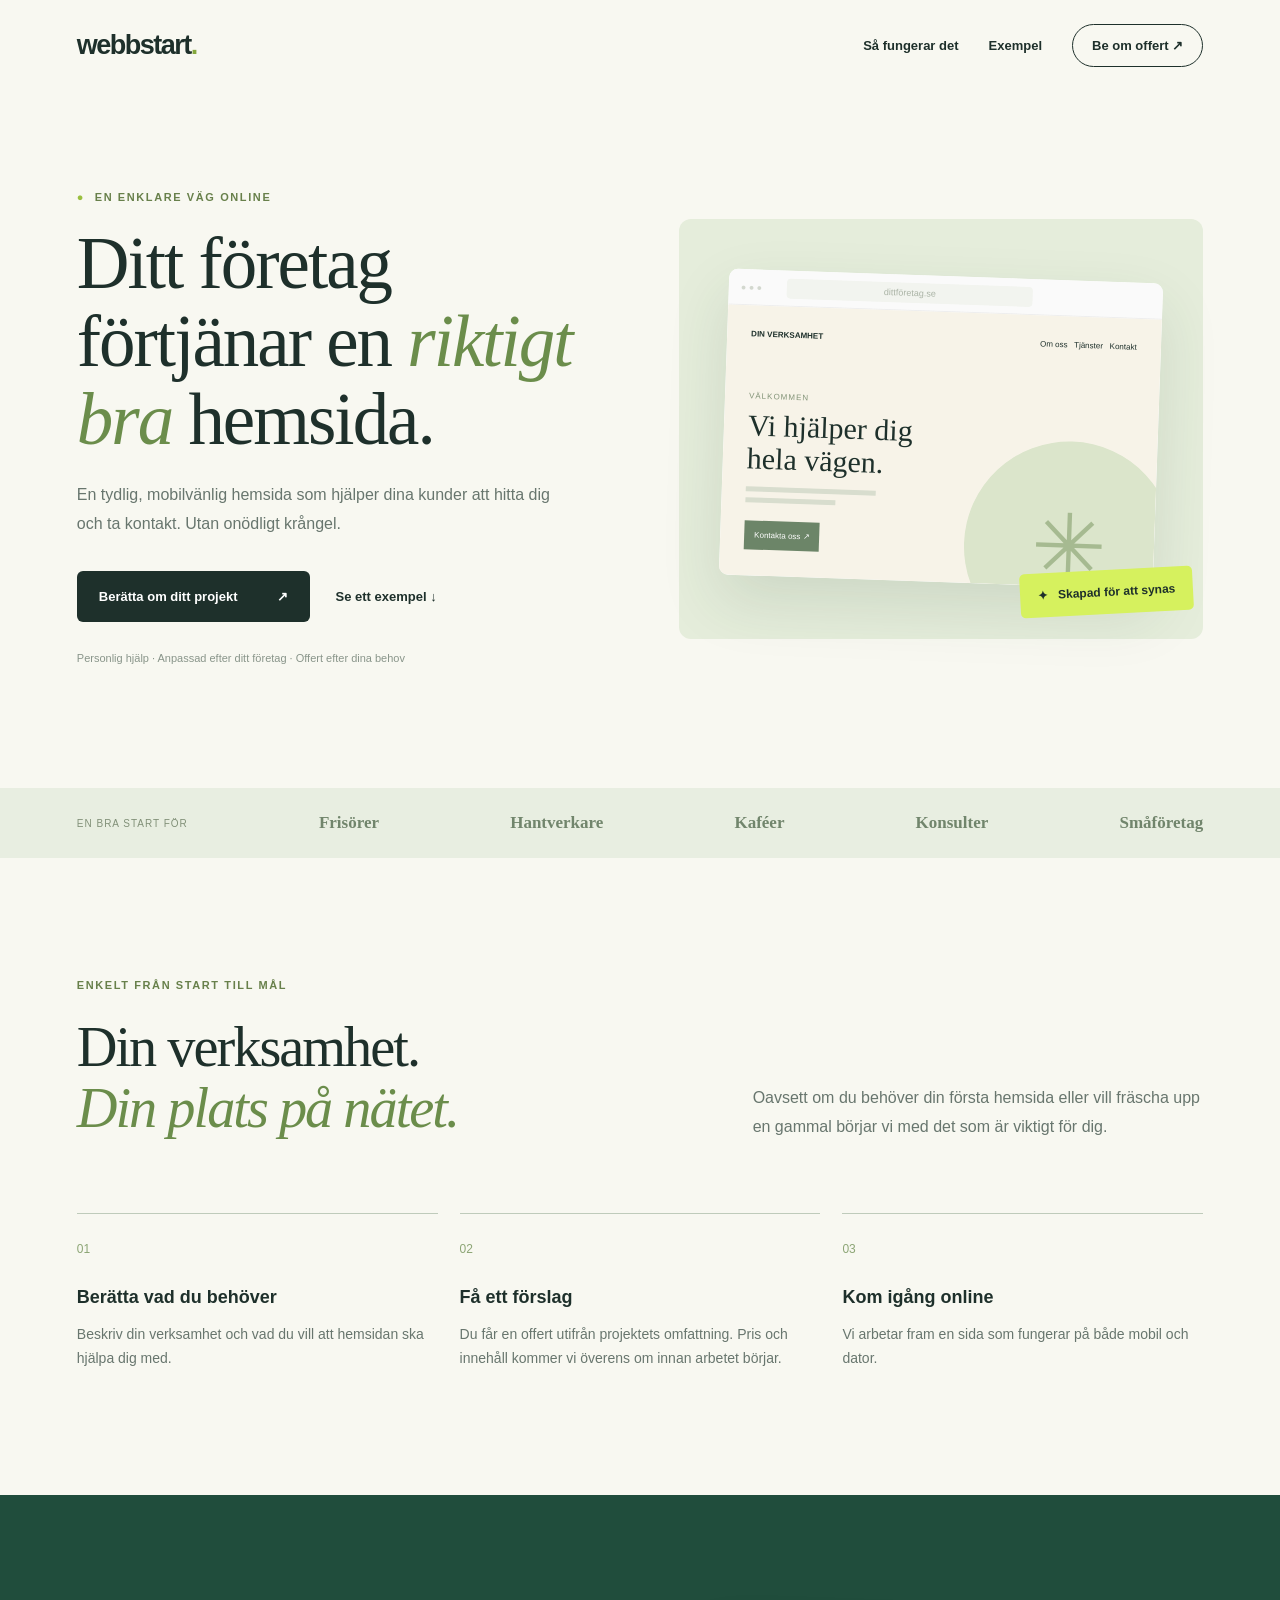
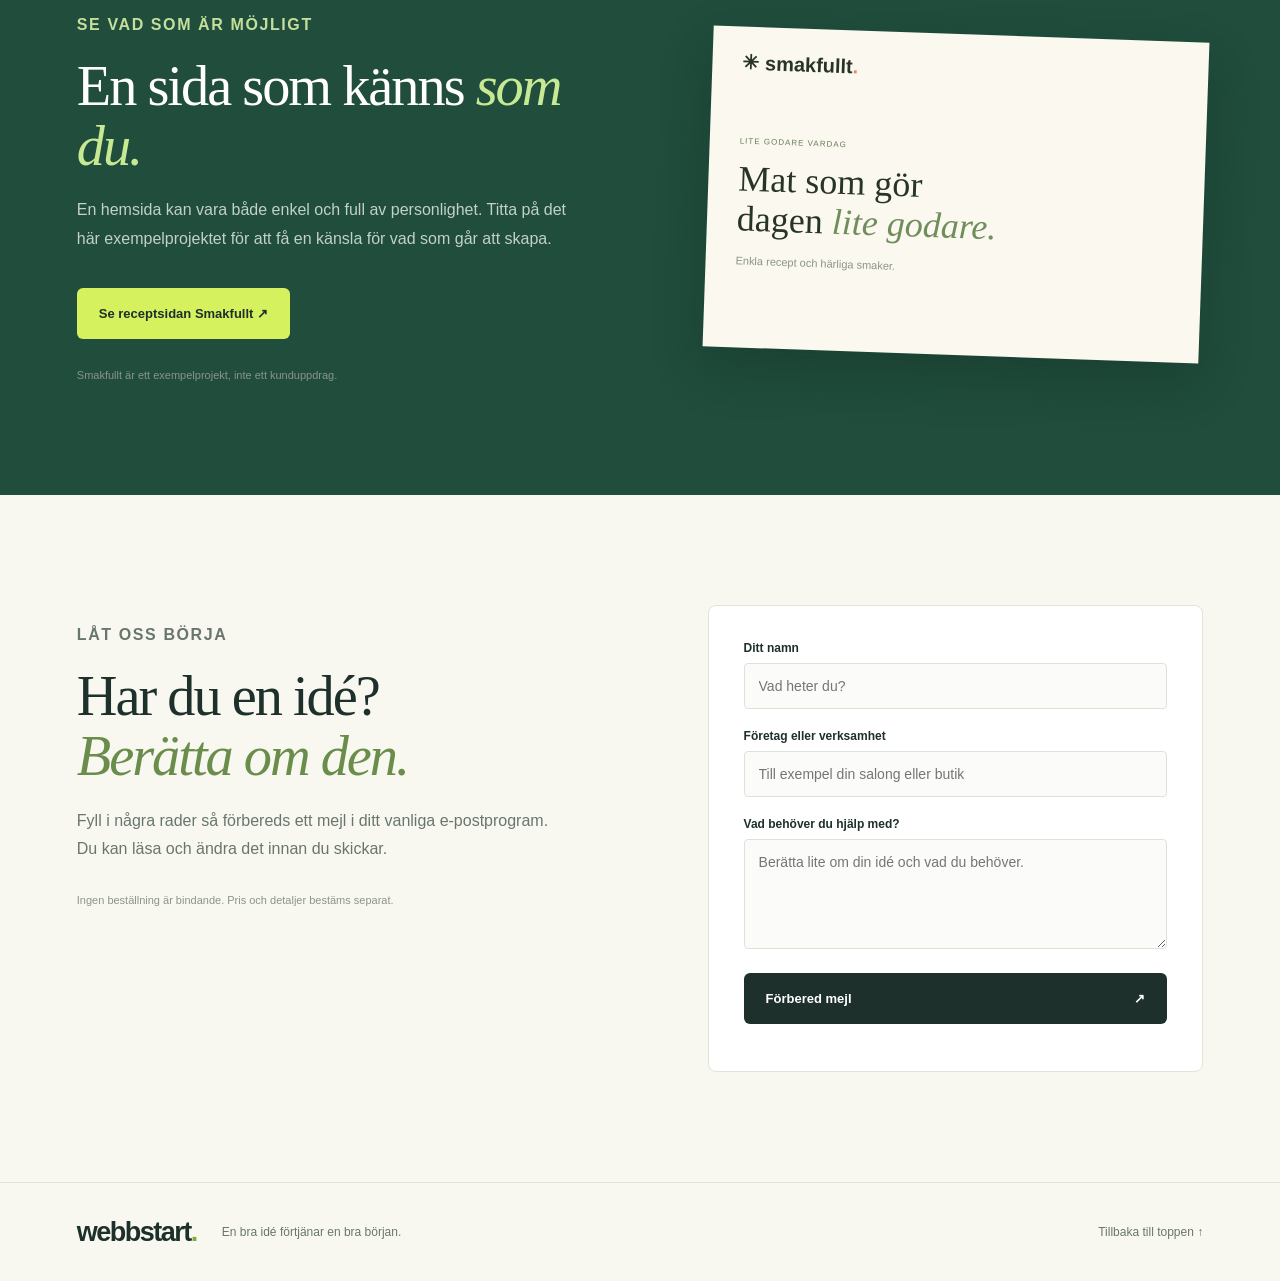
<file: webbstudio/index.html>
<!doctype html>
<html lang="sv">
<head>
  <meta charset="utf-8">
  <meta name="viewport" content="width=device-width, initial-scale=1">
  <meta name="description" content="En enkel och personlig hemsida för ditt företag. Berätta vad du behöver och be om en offert.">
  <title>Webbstart – hemsidor för små företag</title>
  <link rel="stylesheet" href="style.css">
  <script src="script.js" defer></script>
</head>
<body>
  <header class="wrap header"><a class="logo" href="#top">webbstart<span>.</span></a><nav aria-label="Huvudmeny"><a href="#tjansten">Så fungerar det</a><a href="#exempel">Exempel</a><a href="#kontakt" class="nav-button">Be om offert ↗</a></nav></header>
  <main id="top">
    <section class="hero wrap"><div><p class="eyebrow"><span>●</span> EN ENKLARE VÄG ONLINE</p><h1>Ditt företag förtjänar en <em>riktigt bra</em> hemsida.</h1><p class="lead">En tydlig, mobilvänlig hemsida som hjälper dina kunder att hitta dig och ta kontakt. Utan onödligt krångel.</p><div class="actions"><a class="button" href="#kontakt">Berätta om ditt projekt <span>↗</span></a><a class="text-link" href="#exempel">Se ett exempel ↓</a></div><p class="small">Personlig hjälp · Anpassad efter ditt företag · Offert efter dina behov</p></div><div class="visual" aria-hidden="true"><div class="browser"><div class="browser-top"><span>● ● ●</span><div>dittföretag.se</div></div><div class="mock"><div class="mock-nav"><b>DIN VERKSAMHET</b><span>Om oss &nbsp; Tjänster &nbsp; Kontakt</span></div><div class="mock-content"><p>VÄLKOMMEN</p><strong>Vi hjälper dig<br>hela vägen.</strong><div class="mock-line"></div><div class="mock-line short"></div><div class="mock-button">Kontakta oss ↗</div></div><div class="mock-circle">✳</div></div></div><div class="floating">✦ &nbsp; Skapad för att synas</div></div></section>
    <section class="strip"><div class="wrap"><span>EN BRA START FÖR</span><b>Frisörer</b><b>Hantverkare</b><b>Kaféer</b><b>Konsulter</b><b>Småföretag</b></div></section>
    <section id="tjansten" class="section wrap"><p class="eyebrow">ENKELT FRÅN START TILL MÅL</p><div class="section-heading"><h2>Din verksamhet.<br><em>Din plats på nätet.</em></h2><p>Oavsett om du behöver din första hemsida eller vill fräscha upp en gammal börjar vi med det som är viktigt för dig.</p></div><div class="steps"><article><span>01</span><h3>Berätta vad du behöver</h3><p>Beskriv din verksamhet och vad du vill att hemsidan ska hjälpa dig med.</p></article><article><span>02</span><h3>Få ett förslag</h3><p>Du får en offert utifrån projektets omfattning. Pris och innehåll kommer vi överens om innan arbetet börjar.</p></article><article><span>03</span><h3>Kom igång online</h3><p>Vi arbetar fram en sida som fungerar på både mobil och dator.</p></article></div></section>
    <section class="example-section" id="exempel"><div class="wrap example"><div><p class="eyebrow">SE VAD SOM ÄR MÖJLIGT</p><h2>En sida som känns <em>som du.</em></h2><p>En hemsida kan vara både enkel och full av personlighet. Titta på det här exempelprojektet för att få en känsla för vad som går att skapa.</p><a class="button light" href="../index.html">Se receptsidan Smakfullt ↗</a><p class="small">Smakfullt är ett exempelprojekt, inte ett kunduppdrag.</p></div><div class="example-card"><div class="example-top">✳ smakfullt<span>.</span></div><div class="example-body"><small>LITE GODARE VARDAG</small><strong>Mat som gör<br>dagen <i>lite godare.</i></strong><span>Enkla recept och härliga smaker.</span></div></div></div></section>
    <section class="section wrap contact" id="kontakt"><div><p class="eyebrow">LÅT OSS BÖRJA</p><h2>Har du en idé?<br><em>Berätta om den.</em></h2><p>Fyll i några rader så förbereds ett mejl i ditt vanliga e-postprogram. Du kan läsa och ändra det innan du skickar.</p><p class="small">Ingen beställning är bindande. Pris och detaljer bestäms separat.</p></div><form id="contact-form"><label for="name">Ditt namn</label><input id="name" name="name" required maxlength="100" autocomplete="name" placeholder="Vad heter du?"><label for="business">Företag eller verksamhet</label><input id="business" name="business" required maxlength="150" placeholder="Till exempel din salong eller butik"><label for="message">Vad behöver du hjälp med?</label><textarea id="message" name="message" required maxlength="2000" rows="5" placeholder="Berätta lite om din idé och vad du behöver."></textarea><button class="button" type="submit">Förbered mejl <span>↗</span></button><p id="form-status" class="form-status" role="status"></p></form></section>
  </main><footer><div class="wrap"><a class="logo" href="#top">webbstart<span>.</span></a><p>En bra idé förtjänar en bra början.</p><a href="#top">Tillbaka till toppen ↑</a></div></footer>
</body></html>
</file>
<file: webbstudio/style.css>
:root{--ink:#1e302b;--muted:#68766e;--cream:#f8f8f1;--lime:#d6f15e;--green:#204d3c;--line:#dfe5d9}*{box-sizing:border-box}html{scroll-behavior:smooth}body{margin:0;background:var(--cream);color:var(--ink);font-family:Arial,sans-serif}a{color:inherit;text-decoration:none}.wrap{width:min(1160px,88%);margin:auto}.header{height:90px;display:flex;align-items:center;justify-content:space-between}.logo{font-size:27px;font-weight:800;letter-spacing:-1.5px}.logo span{color:#85a83d}nav{display:flex;align-items:center;gap:30px;font-size:13px;font-weight:600}.nav-button{border:1px solid var(--ink);border-radius:50px;padding:13px 19px}.nav-button:hover{background:var(--ink);color:white}.hero{display:grid;grid-template-columns:1fr 1fr;align-items:center;gap:7%;padding:90px 0 110px}.eyebrow{font-size:11px;font-weight:700;letter-spacing:1.6px;color:#68804b}.eyebrow span{color:#9abf40;margin-right:5px}h1,h2{font-family:Georgia,serif;font-weight:400;letter-spacing:-2px;line-height:1.07}h1{font-size:clamp(48px,5.7vw,76px);margin:22px 0}h1 em,h2 em{color:#6b8d4b;font-weight:400}.lead,.section-heading p,.example p,.contact p{font-size:16px;line-height:1.8;color:var(--muted)}.lead{max-width:500px}.actions{display:flex;align-items:center;gap:25px;margin-top:32px}.button{background:var(--ink);color:white;border:0;border-radius:6px;padding:18px 22px;font-size:13px;font-weight:bold;cursor:pointer;display:inline-flex;justify-content:space-between;gap:40px}.button:hover{background:#3e654b}.text-link{font-size:13px;font-weight:bold}.small{font-size:11px!important;color:#89958a!important;line-height:1.6!important;margin-top:28px}.visual{background:#e5eddb;border-radius:12px;min-height:420px;display:grid;place-items:center;position:relative;padding:45px}.browser{background:#fff;width:100%;box-shadow:0 25px 60px #29443020;border-radius:9px;overflow:hidden;transform:rotate(2deg)}.browser-top{height:36px;background:#fafafa;border-bottom:1px solid #eee;display:flex;align-items:center;padding:0 12px;font-size:9px;color:#d3d8cf;gap:25px}.browser-top div{background:#f2f4ef;text-align:center;width:60%;padding:5px;color:#aab3a5;border-radius:4px}.mock{height:270px;background:#f7f3e8;padding:24px;position:relative;overflow:hidden}.mock-nav{display:flex;justify-content:space-between;font-size:8px}.mock-content{padding-top:45px}.mock-content p{font-size:8px;letter-spacing:1px;color:#829377}.mock-content strong{font:30px Georgia,serif;line-height:1.1}.mock-line{height:5px;width:130px;background:#d8ddce;margin-top:12px}.mock-line.short{width:90px;margin-top:6px}.mock-button{display:inline-block;background:#6c8568;color:white;font-size:8px;padding:10px;margin-top:18px}.mock-circle{position:absolute;right:-20px;bottom:-65px;width:210px;height:210px;border-radius:50%;background:#dbe5cb;color:#a6ba91;font-size:90px;display:grid;place-items:center}.floating{position:absolute;right:10px;bottom:25px;background:var(--lime);padding:15px 18px;border-radius:5px;font-size:12px;font-weight:bold;transform:rotate(-3deg)}.strip{background:#e8eee1}.strip .wrap{display:flex;align-items:center;justify-content:space-between;gap:20px;padding:25px 0;flex-wrap:wrap}.strip span{font-size:10px;letter-spacing:1px;color:#819078}.strip b{font-family:Georgia,serif;color:#71856c;font-size:17px}.section{padding:110px 0}.section-heading{display:grid;grid-template-columns:1fr 1fr;gap:20%;align-items:end}h2{font-size:clamp(40px,4.4vw,58px);margin:15px 0 20px}.steps{display:grid;grid-template-columns:repeat(3,1fr);gap:22px;margin-top:55px}.steps article{border-top:1px solid #bfcbbb;padding:25px 12px 0 0}.steps span{color:#8ca575;font-size:12px}.steps h3{font-size:18px;margin:30px 0 12px}.steps p{color:var(--muted);font-size:14px;line-height:1.75}.example-section{background:var(--green);color:#fff}.example{display:grid;grid-template-columns:1fr 1fr;align-items:center;gap:12%;padding:100px 0}.example .eyebrow{color:#c4df9c}.example h2 em{color:#c7e994}.example p{color:#c1d2c6}.light{background:var(--lime);color:var(--ink);margin-top:18px}.light:hover{background:white}.example-card{background:#faf8ef;color:#293429;padding:24px 30px;min-height:300px;box-shadow:0 20px 50px #102b1d55;transform:rotate(2deg)}.example-top{font-size:20px;font-weight:bold}.example-top span{color:#dd8d65}.example-body{padding:55px 0}.example-body small{font-size:8px;letter-spacing:1px;color:#687d59}.example-body strong{display:block;font:36px Georgia,serif;line-height:1.1;margin:12px 0}.example-body i{color:#718d5b}.example-body>span{font-size:11px;color:#8c9485}.contact{display:grid;grid-template-columns:1fr 1fr;gap:12%}.contact form{background:#fff;border:1px solid var(--line);padding:35px;border-radius:8px}label{display:block;font-size:12px;font-weight:bold;margin-bottom:8px}input,textarea{font:14px Arial,sans-serif;width:100%;padding:14px;border:1px solid #dce3d8;border-radius:4px;margin-bottom:20px;color:var(--ink);background:#fbfcfa}textarea{resize:vertical}input:focus,textarea:focus{outline:2px solid #a5c67a;outline-offset:1px}form .button{width:100%}.form-status{font-size:12px!important;margin:12px 0 0!important}footer{border-top:1px solid var(--line)}footer .wrap{display:flex;align-items:center;gap:25px;padding:30px 0}footer p,footer a:last-child{font-size:12px;color:var(--muted)}footer a:last-child{margin-left:auto}@media(max-width:750px){.header{height:75px}nav{gap:14px}nav a:not(.nav-button){display:none}.hero{grid-template-columns:1fr;padding:60px 0 70px;gap:50px}.visual{min-height:330px;padding:30px}.mock{height:230px}.mock-content{padding-top:25px}.mock-circle{width:150px;height:150px}.strip .wrap{justify-content:flex-start;gap:18px}.strip span{width:100%}.section{padding:75px 0}.section-heading,.example,.contact{grid-template-columns:1fr;gap:25px}.steps{grid-template-columns:1fr;margin-top:35px;gap:15px}.steps h3{margin:15px 0 10px}.example{padding:75px 0}.example-card{margin-top:20px}.contact form{padding:24px}footer p{display:none}}@media(max-width:400px){.actions{align-items:flex-start;flex-direction:column}.visual{padding:20px}.mock-nav span{display:none}}
</file>
